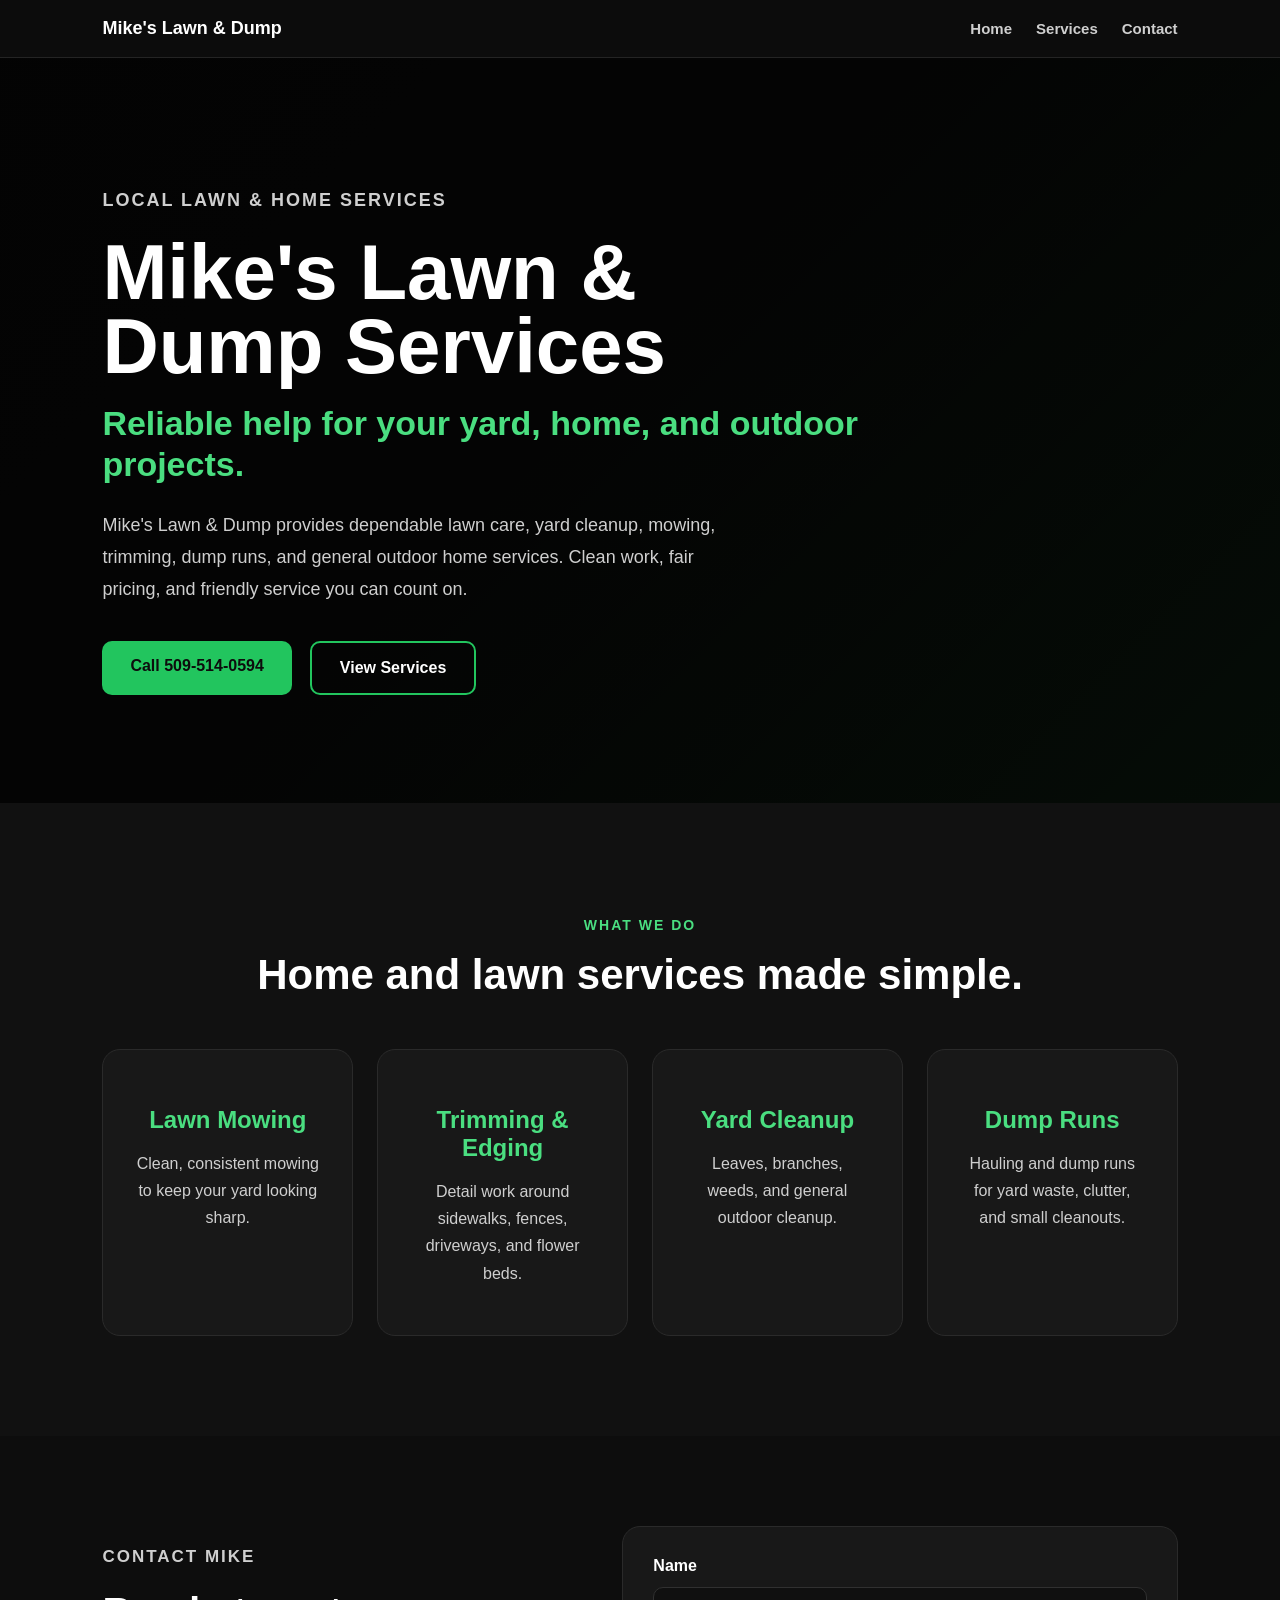
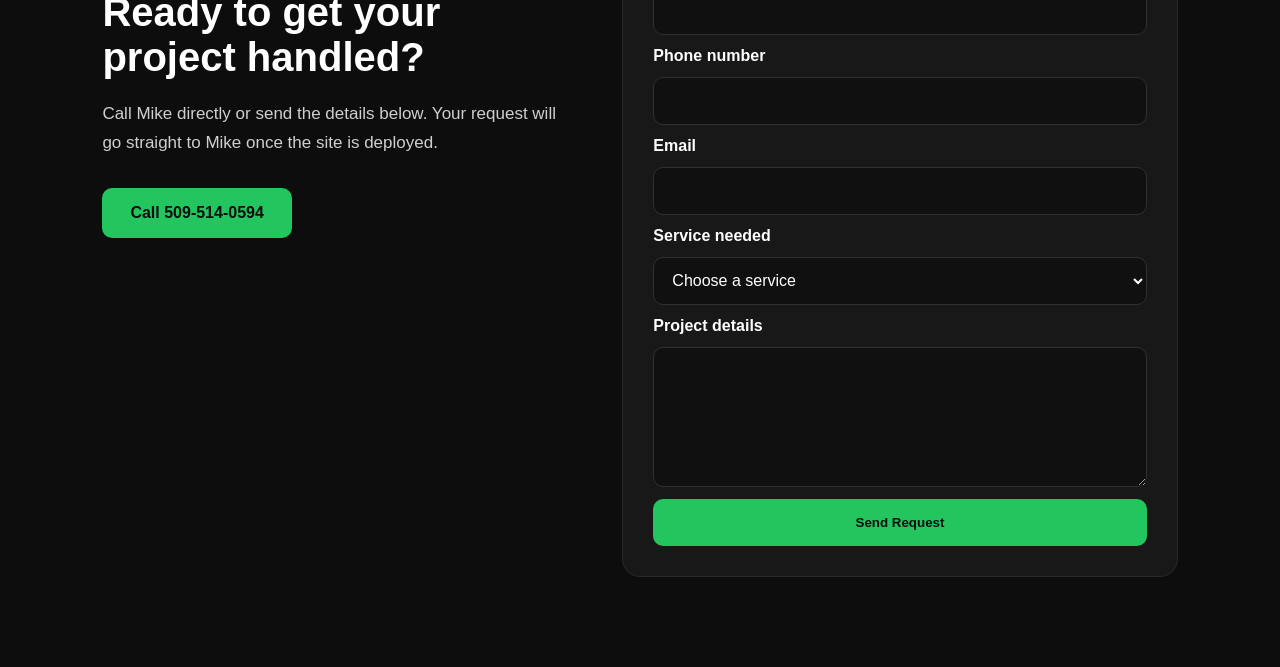
<file: index.html>
<!DOCTYPE html>
<html lang="en">
<head>
  <meta charset="UTF-8">
  <meta name="viewport" content="width=device-width, initial-scale=1.0">
  <title>Mike's Lawn & Dump Services</title>
  <link rel="stylesheet" href="style.css">
</head>
<body>
  <header class="mhl-header">
    <a class="mhl-logo" href="#home">Mike's Lawn & Dump</a>

    <nav class="mhl-nav" aria-label="Main navigation">
      <a href="#home">Home</a>
      <a href="#services">Services</a>
      <a href="#contact">Contact</a>
    </nav>
  </header>

  <main>
    <section id="home" class="mhl-home">
      <div class="mhl-content">
        <p class="mhl-kicker">Local Lawn & Home Services</p>

        <h1>Mike's Lawn & Dump Services</h1>

        <h2>Reliable help for your yard, home, and outdoor projects.</h2>

        <p>
          Mike's Lawn & Dump provides dependable lawn care, yard cleanup,
          mowing, trimming, dump runs, and general outdoor home services.
          Clean work, fair pricing, and friendly service you can count on.
        </p>

        <div class="mhl-buttons">
          <a href="tel:5095140594" class="mhl-btn-primary">Call 509-514-0594</a>
          <a href="#services" class="mhl-btn-secondary">View Services</a>
        </div>
      </div>
    </section>

    <section id="services" class="mhl-services">
      <p class="mhl-kicker">What We Do</p>
      <h2>Home and lawn services made simple.</h2>

      <div class="mhl-service-grid">
        <article class="mhl-card">
          <h3>Lawn Mowing</h3>
          <p>Clean, consistent mowing to keep your yard looking sharp.</p>
        </article>

        <article class="mhl-card">
          <h3>Trimming & Edging</h3>
          <p>Detail work around sidewalks, fences, driveways, and flower beds.</p>
        </article>

        <article class="mhl-card">
          <h3>Yard Cleanup</h3>
          <p>Leaves, branches, weeds, and general outdoor cleanup.</p>
        </article>

        <article class="mhl-card">
          <h3>Dump Runs</h3>
          <p>Hauling and dump runs for yard waste, clutter, and small cleanouts.</p>
        </article>
      </div>
    </section>

    <section id="contact" class="mhl-contact">
      <div class="mhl-contact-copy">
        <p class="mhl-kicker">Contact Mike</p>
        <h2>Ready to get your project handled?</h2>
        <p>
          Call Mike directly or send the details below. Your request will go
          straight to Mike once the site is deployed.
        </p>
        <a href="tel:5095140594" class="mhl-btn-primary">Call 509-514-0594</a>
      </div>

      <form class="mhl-contact-form" name="contact" method="POST" action="thank-you.html" netlify netlify-honeypot="bot-field">
        <input type="hidden" name="form-name" value="contact">
        <p class="mhl-hidden">
          <label>Do not fill this out if you are human: <input name="bot-field"></label>
        </p>

        <label for="name">Name</label>
        <input id="name" name="Name" type="text" autocomplete="name" required>

        <label for="phone">Phone number</label>
        <input id="phone" name="Phone Number" type="tel" autocomplete="tel" required>

        <label for="email">Email</label>
        <input id="email" name="email" type="email" autocomplete="email">

        <label for="service">Service needed</label>
        <select id="service" name="Service Needed" required>
          <option value="">Choose a service</option>
          <option value="Lawn mowing">Lawn mowing</option>
          <option value="Trimming and edging">Trimming and edging</option>
          <option value="Yard cleanup">Yard cleanup</option>
          <option value="Dump run">Dump run</option>
          <option value="Other">Other</option>
        </select>

        <label for="message">Project details</label>
        <textarea id="message" name="Project Details" rows="6" required></textarea>

        <button class="mhl-btn-primary" type="submit">Send Request</button>
      </form>
    </section>
  </main>
</body>
</html>
</file>
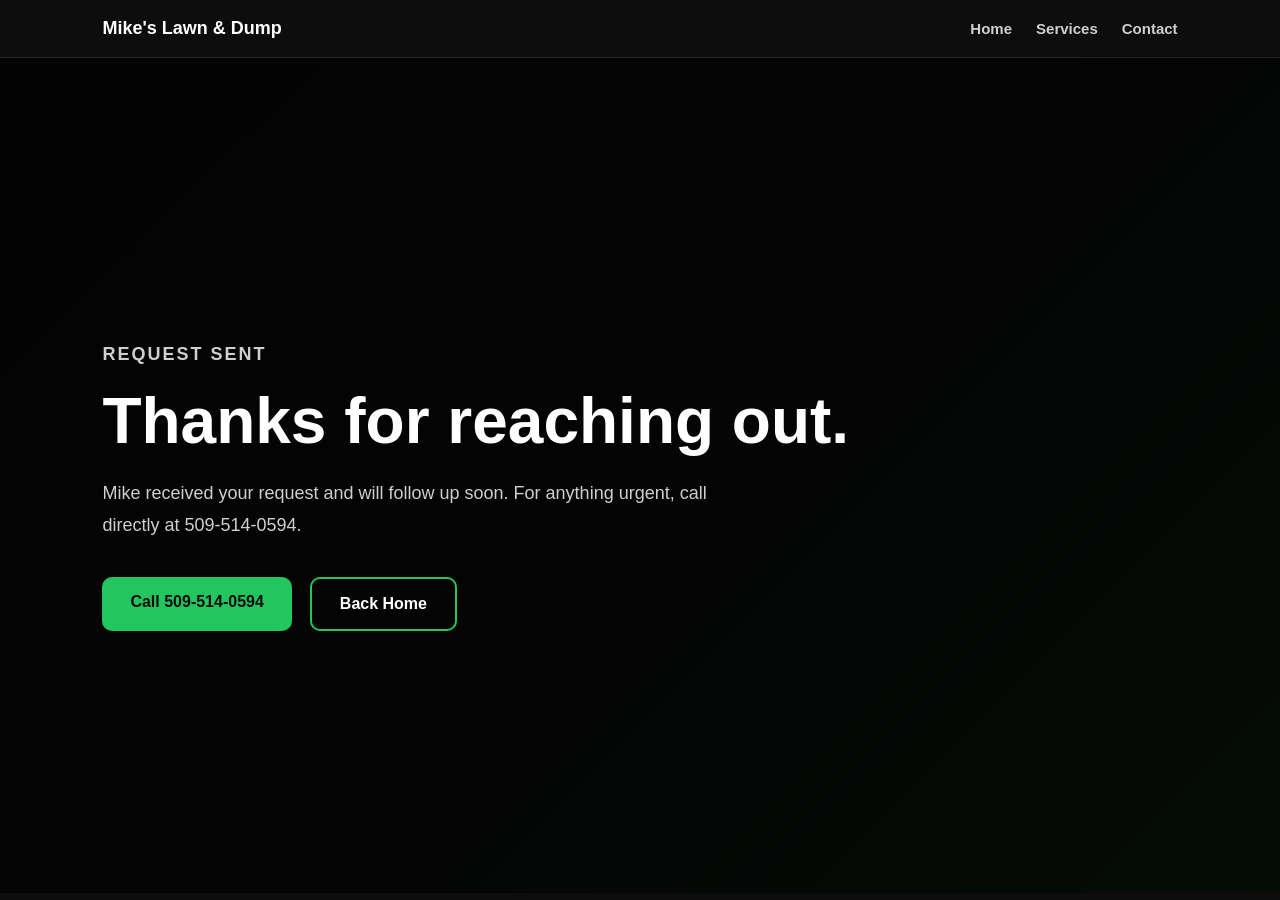
<file: thank-you.html>
<!DOCTYPE html>
<html lang="en">
<head>
  <meta charset="UTF-8">
  <meta name="viewport" content="width=device-width, initial-scale=1.0">
  <title>Thank You | Mike's Lawn & Dump Services</title>
  <link rel="stylesheet" href="style.css">
</head>
<body>
  <header class="mhl-header">
    <a class="mhl-logo" href="index.html#home">Mike's Lawn & Dump</a>

    <nav class="mhl-nav" aria-label="Main navigation">
      <a href="index.html#home">Home</a>
      <a href="index.html#services">Services</a>
      <a href="index.html#contact">Contact</a>
    </nav>
  </header>

  <main>
    <section class="mhl-thank-you">
      <div class="mhl-content">
        <p class="mhl-kicker">Request Sent</p>
        <h1>Thanks for reaching out.</h1>
        <p>
          Mike received your request and will follow up soon. For anything
          urgent, call directly at 509-514-0594.
        </p>
        <div class="mhl-buttons">
          <a href="tel:5095140594" class="mhl-btn-primary">Call 509-514-0594</a>
          <a href="index.html#home" class="mhl-btn-secondary">Back Home</a>
        </div>
      </div>
    </section>
  </main>
</body>
</html>
</file>
<file: style.css>
/* ===== Mike's Lawn & Dump Services ===== */

* {
  box-sizing: border-box;
}

html {
  scroll-behavior: smooth;
}

body {
  margin: 0;
  padding: 0;
  background: #0d0d0d;
  font-family: Arial, sans-serif;
  color: #ffffff;
}

/* ===== HEADER / NAVIGATION ===== */

.mhl-header {
  position: sticky;
  top: 0;
  z-index: 10;
  display: flex;
  justify-content: space-between;
  align-items: center;
  gap: 24px;
  padding: 18px 8%;
  background: rgba(13, 13, 13, 0.94);
  border-bottom: 1px solid #242424;
}

.mhl-logo {
  color: #ffffff;
  font-size: 18px;
  font-weight: 800;
  text-decoration: none;
}

.mhl-nav {
  display: flex;
  gap: 24px;
}

.mhl-nav a {
  color: #cfcfcf;
  font-size: 15px;
  font-weight: 700;
  text-decoration: none;
  transition: 0.3s ease;
}

.mhl-nav a:hover {
  color: #4ade80;
}

/* ===== HERO SECTION ===== */

.mhl-home {
  min-height: calc(90vh - 65px);
  display: flex;
  align-items: center;
  padding: 100px 8%;
  background:
    linear-gradient(rgba(0, 0, 0, 0.78), rgba(0, 0, 0, 0.78)),
    linear-gradient(135deg, #0f0f0f 0%, #111111 45%, #16361d 100%);
}

.mhl-content {
  max-width: 760px;
}

.mhl-kicker {
  color: #4ade80;
  font-size: 14px;
  font-weight: 700;
  letter-spacing: 2px;
  text-transform: uppercase;
  margin-bottom: 18px;
}

.mhl-home h1 {
  font-size: 78px;
  line-height: 0.95;
  margin: 0;
  color: #ffffff;
  font-weight: 800;
}

.mhl-home h2 {
  font-size: 34px;
  line-height: 1.2;
  margin-top: 20px;
  margin-bottom: 24px;
  color: #4ade80;
  font-weight: 600;
}

.mhl-home p {
  font-size: 18px;
  line-height: 1.8;
  color: #cfcfcf;
  max-width: 650px;
}

/* ===== BUTTONS ===== */

.mhl-buttons {
  display: flex;
  gap: 18px;
  margin-top: 35px;
  flex-wrap: wrap;
}

.mhl-btn-primary,
.mhl-btn-secondary {
  display: inline-block;
  text-decoration: none;
  padding: 16px 28px;
  border-radius: 10px;
  font-weight: 700;
  transition: 0.3s ease;
}

.mhl-btn-primary {
  background: #22c55e;
  color: #0d0d0d;
}

.mhl-btn-primary:hover {
  background: #4ade80;
  transform: translateY(-2px);
}

.mhl-btn-secondary {
  border: 2px solid #22c55e;
  color: #ffffff;
}

.mhl-btn-secondary:hover {
  background: #22c55e;
  color: #0d0d0d;
}

/* ===== SERVICES SECTION ===== */

.mhl-services {
  padding: 100px 8%;
  background: #111111;
  text-align: center;
}

.mhl-services h2 {
  font-size: 42px;
  margin-top: 10px;
  margin-bottom: 50px;
  color: #ffffff;
}

.mhl-service-grid {
  display: grid;
  grid-template-columns: repeat(auto-fit, minmax(240px, 1fr));
  gap: 24px;
}

.mhl-card {
  background: #181818;
  border: 1px solid #2a2a2a;
  padding: 32px;
  border-radius: 18px;
  transition: 0.3s ease;
}

.mhl-card:hover {
  border-color: #22c55e;
  transform: translateY(-6px);
}

.mhl-card h3 {
  color: #4ade80;
  font-size: 24px;
  margin-bottom: 14px;
}

.mhl-card p {
  color: #cfcfcf;
  line-height: 1.7;
  font-size: 16px;
}

/* ===== CONTACT SECTION ===== */

.mhl-contact {
  display: grid;
  grid-template-columns: minmax(0, 0.85fr) minmax(320px, 1fr);
  gap: 48px;
  align-items: start;
  padding: 90px 8%;
  background: #0d0d0d;
}

.mhl-contact h2 {
  max-width: 720px;
  margin: 10px 0 20px;
  color: #ffffff;
  font-size: 40px;
}

.mhl-contact-copy p {
  max-width: 560px;
  color: #cfcfcf;
  font-size: 17px;
  line-height: 1.7;
}

.mhl-contact-copy .mhl-btn-primary {
  margin-top: 14px;
}

.mhl-contact-form {
  display: grid;
  gap: 12px;
  padding: 30px;
  background: #181818;
  border: 1px solid #2a2a2a;
  border-radius: 18px;
}

.mhl-contact-form label {
  color: #ffffff;
  font-weight: 700;
}

.mhl-contact-form input,
.mhl-contact-form select,
.mhl-contact-form textarea {
  width: 100%;
  min-height: 48px;
  padding: 13px 14px;
  color: #ffffff;
  font: inherit;
  background: #101010;
  border: 1px solid #303030;
  border-radius: 10px;
}

.mhl-contact-form textarea {
  min-height: 140px;
  resize: vertical;
}

.mhl-contact-form input:focus,
.mhl-contact-form select:focus,
.mhl-contact-form textarea:focus {
  outline: 3px solid rgba(74, 222, 128, 0.24);
  border-color: #22c55e;
}

.mhl-contact-form button {
  border: 0;
  cursor: pointer;
}

.mhl-hidden {
  display: none;
}

.mhl-thank-you {
  min-height: calc(100vh - 65px);
  display: flex;
  align-items: center;
  padding: 100px 8%;
  background:
    linear-gradient(rgba(0, 0, 0, 0.78), rgba(0, 0, 0, 0.78)),
    linear-gradient(135deg, #0f0f0f 0%, #111111 45%, #16361d 100%);
}

.mhl-thank-you h1 {
  margin: 0 0 24px;
  color: #ffffff;
  font-size: 64px;
  line-height: 1;
}

.mhl-thank-you p {
  max-width: 650px;
  color: #cfcfcf;
  font-size: 18px;
  line-height: 1.8;
}

/* ===== MOBILE ===== */

@media (max-width: 768px) {
  .mhl-header {
    align-items: flex-start;
    flex-direction: column;
    padding: 16px 7%;
  }

  .mhl-nav {
    width: 100%;
    justify-content: space-between;
  }

  .mhl-home {
    padding: 80px 7%;
  }

  .mhl-home h1 {
    font-size: 52px;
  }

  .mhl-thank-you h1 {
    font-size: 44px;
  }

  .mhl-home h2 {
    font-size: 24px;
  }

  .mhl-home p {
    font-size: 16px;
  }

  .mhl-buttons {
    flex-direction: column;
    width: 100%;
  }

  .mhl-btn-primary,
  .mhl-btn-secondary {
    width: 100%;
    text-align: center;
  }

  .mhl-services h2,
  .mhl-contact h2 {
    font-size: 32px;
  }

  .mhl-contact {
    grid-template-columns: 1fr;
    padding: 80px 7%;
  }
}
</file>
